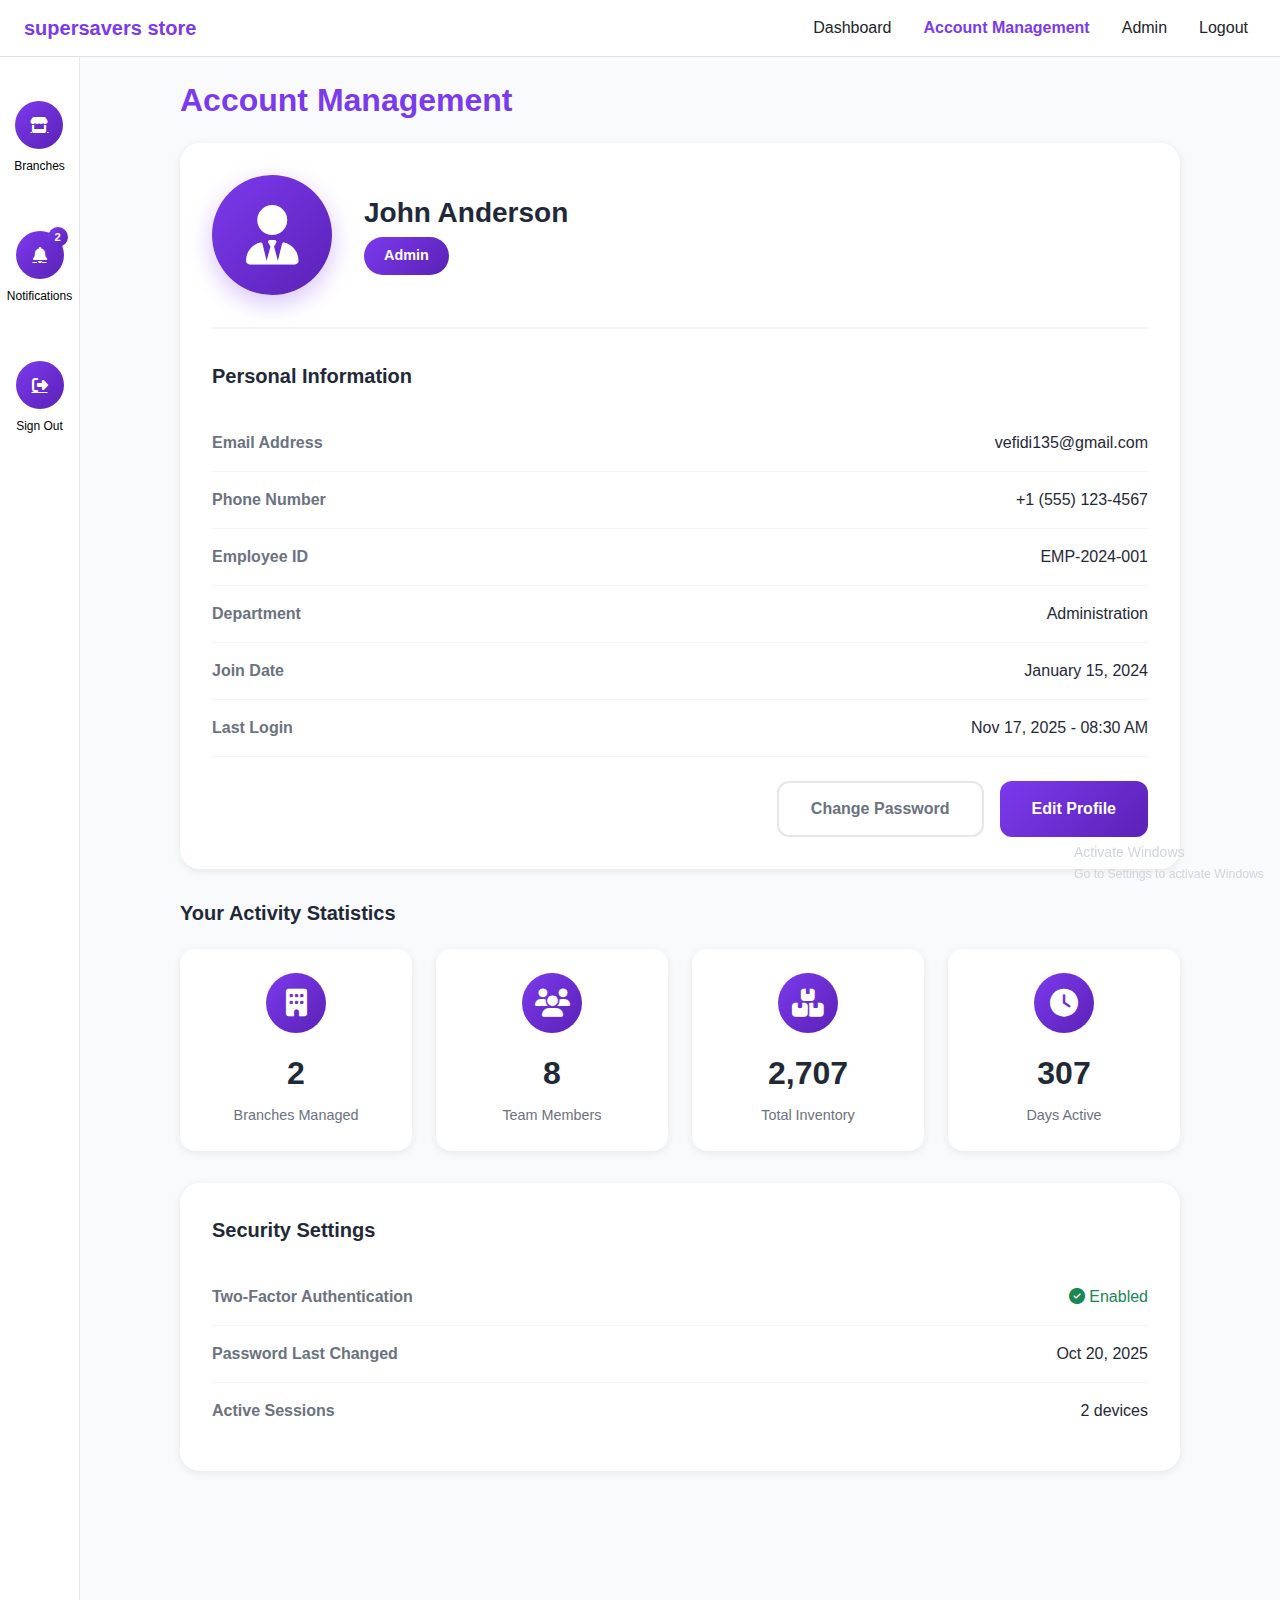
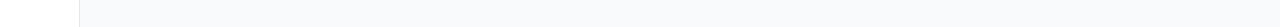
<file: account-management.html>
<!DOCTYPE html>
<html lang="es">
<head>
    <meta charset="UTF-8">
    <meta name="viewport" content="width=device-width, initial-scale=1.0">
    <title>QuickTrack - Account Management</title>

    <!-- Bootstrap 5.3 CSS -->
    <link href="https://cdn.jsdelivr.net/npm/bootstrap@5.3.0/dist/css/bootstrap.min.css" rel="stylesheet">

    <!-- Custom CSS -->
    <link rel="stylesheet" href="css/styles.css">
    <link rel="stylesheet" href="css/dashboard.css">
    <link rel="stylesheet" href="css/sidebar.css">
    <link rel="stylesheet" href="css/responsive.css">
    <link rel="stylesheet" href="css/account-management.css">
    <link rel="stylesheet" href="https://cdnjs.cloudflare.com/ajax/libs/font-awesome/6.5.0/css/all.min.css">
</head>
<body>
<!-- Top Navbar -->
<nav class="navbar navbar-expand-lg navbar-light bg-white border-bottom">
    <div class="container-fluid px-4">
        <a class="navbar-brand brand-purple" href="#">supersavers store</a>

        <button class="navbar-toggler" type="button" data-bs-toggle="collapse" data-bs-target="#navbarSupportedContent">
            <span class="navbar-toggler-icon"></span>
        </button>

        <div class="collapse navbar-collapse" id="navbarSupportedContent">
            <ul class="navbar-nav ms-auto d-flex align-items-center gap-3">
                <li class="nav-item">
                    <a class="nav-link text-dark" href="admin-dashboard.html">Dashboard</a>
                </li>
                <li class="nav-item">
                    <a class="nav-link text-purple fw-semibold" href="account-management.html">Account Management</a>
                </li>
                <li class="nav-item">
                    <a class="nav-link text-dark" href="#">Admin</a>
                </li>
                <li class="nav-item">
                    <a class="nav-link text-dark" href="index.html">Logout</a>
                </li>
            </ul>
        </div>
    </div>
</nav>

<div class="dashboard-container">
    <!-- Sidebar -->
    <div class="sidebar">
        <a class="sidebar-item active" href="admin-dashboard.html">
            <div class="sidebar-icon">
                <i class="fa-solid fa-store"></i>
            </div>
            <span class="sidebar-label">Branches</span>
        </a>

        <a class="sidebar-item active" href="notifications.html">
            <div class="sidebar-icon">
                <div class="notification-badge">2</div>
                <i class="fa-solid fa-bell"></i>
            </div>
            <span class="sidebar-label">Notifications</span>
        </a>

        <a class="sidebar-item active" href="index.html">
            <div class="sidebar-icon">
                <i class="fa-solid fa-right-from-bracket"></i>
            </div>
            <span class="sidebar-label">Sign Out</span>
        </a>
    </div>

    <!-- Main Content -->
    <div class="main-content">
        <div class="container-fluid p-4">
            <div class="account-container">
                <h2 class="mb-4 fw-bold text-purple">Account Management</h2>

                <!-- User Profile Card -->
                <div class="user-card">
                    <div class="user-header">
                        <div class="user-avatar">
                            <i class="fa-solid fa-user-tie" style="font-size: 60px; color: white;"></i>
                        </div>
                        <div class="user-info">
                            <h3>John Anderson</h3>
                            <span class="user-role">Admin</span>
                        </div>
                    </div>

                    <div class="section-title">Personal Information</div>

                    <div class="info-row">
                        <span class="info-label">Email Address</span>
                        <span class="info-value">vefidi135@gmail.com</span>
                    </div>

                    <div class="info-row">
                        <span class="info-label">Phone Number</span>
                        <span class="info-value">+1 (555) 123-4567</span>
                    </div>

                    <div class="info-row">
                        <span class="info-label">Employee ID</span>
                        <span class="info-value">EMP-2024-001</span>
                    </div>

                    <div class="info-row">
                        <span class="info-label">Department</span>
                        <span class="info-value">Administration</span>
                    </div>

                    <div class="info-row">
                        <span class="info-label">Join Date</span>
                        <span class="info-value">January 15, 2024</span>
                    </div>

                    <div class="info-row">
                        <span class="info-label">Last Login</span>
                        <span class="info-value">Nov 17, 2025 - 08:30 AM</span>
                    </div>

                    <div class="d-flex gap-3 justify-content-end mt-4 flex-wrap">
                        <button class="btn btn-change-password">Change Password</button>
                        <button class="btn btn-edit-profile">Edit Profile</button>
                    </div>
                </div>

                <!-- Statistics -->
                <h3 class="section-title">Your Activity Statistics</h3>
                <div class="stats-grid">
                    <div class="stat-card">
                        <div class="stat-icon">
                            <i class="fa-solid fa-building" style="font-size: 28px; color: white;"></i>
                        </div>
                        <div class="stat-value">2</div>
                        <div class="stat-label">Branches Managed</div>
                    </div>

                    <div class="stat-card">
                        <div class="stat-icon">
                            <i class="fa-solid fa-users" style="font-size: 28px; color: white;"></i>
                        </div>
                        <div class="stat-value">8</div>
                        <div class="stat-label">Team Members</div>
                    </div>

                    <div class="stat-card">
                        <div class="stat-icon">
                            <i class="fa-solid fa-boxes-stacked" style="font-size: 28px; color: white;"></i>
                        </div>
                        <div class="stat-value">2,707</div>
                        <div class="stat-label">Total Inventory</div>
                    </div>

                    <div class="stat-card">
                        <div class="stat-icon">
                            <i class="fa-solid fa-clock" style="font-size: 28px; color: white;"></i>
                        </div>
                        <div class="stat-value">307</div>
                        <div class="stat-label">Days Active</div>
                    </div>
                </div>

                <!-- Security Settings -->
                <div class="user-card">
                    <div class="section-title">Security Settings</div>

                    <div class="info-row">
                        <span class="info-label">Two-Factor Authentication</span>
                        <span class="info-value text-success">
                            <i class="fa-solid fa-circle-check"></i> Enabled
                        </span>
                    </div>

                    <div class="info-row">
                        <span class="info-label">Password Last Changed</span>
                        <span class="info-value">Oct 20, 2025</span>
                    </div>

                    <div class="info-row">
                        <span class="info-label">Active Sessions</span>
                        <span class="info-value">2 devices</span>
                    </div>
                </div>

            </div>
        </div>
    </div>
</div>

<!-- Watermark -->
<div class="watermark">
    <p class="mb-0">Activate Windows</p>
    <small>Go to Settings to activate Windows</small>
</div>

<!-- Bootstrap JS -->
<script src="https://cdn.jsdelivr.net/npm/bootstrap@5.3.0/dist/js/bootstrap.bundle.min.js"></script>
</body>
</html>
</file>
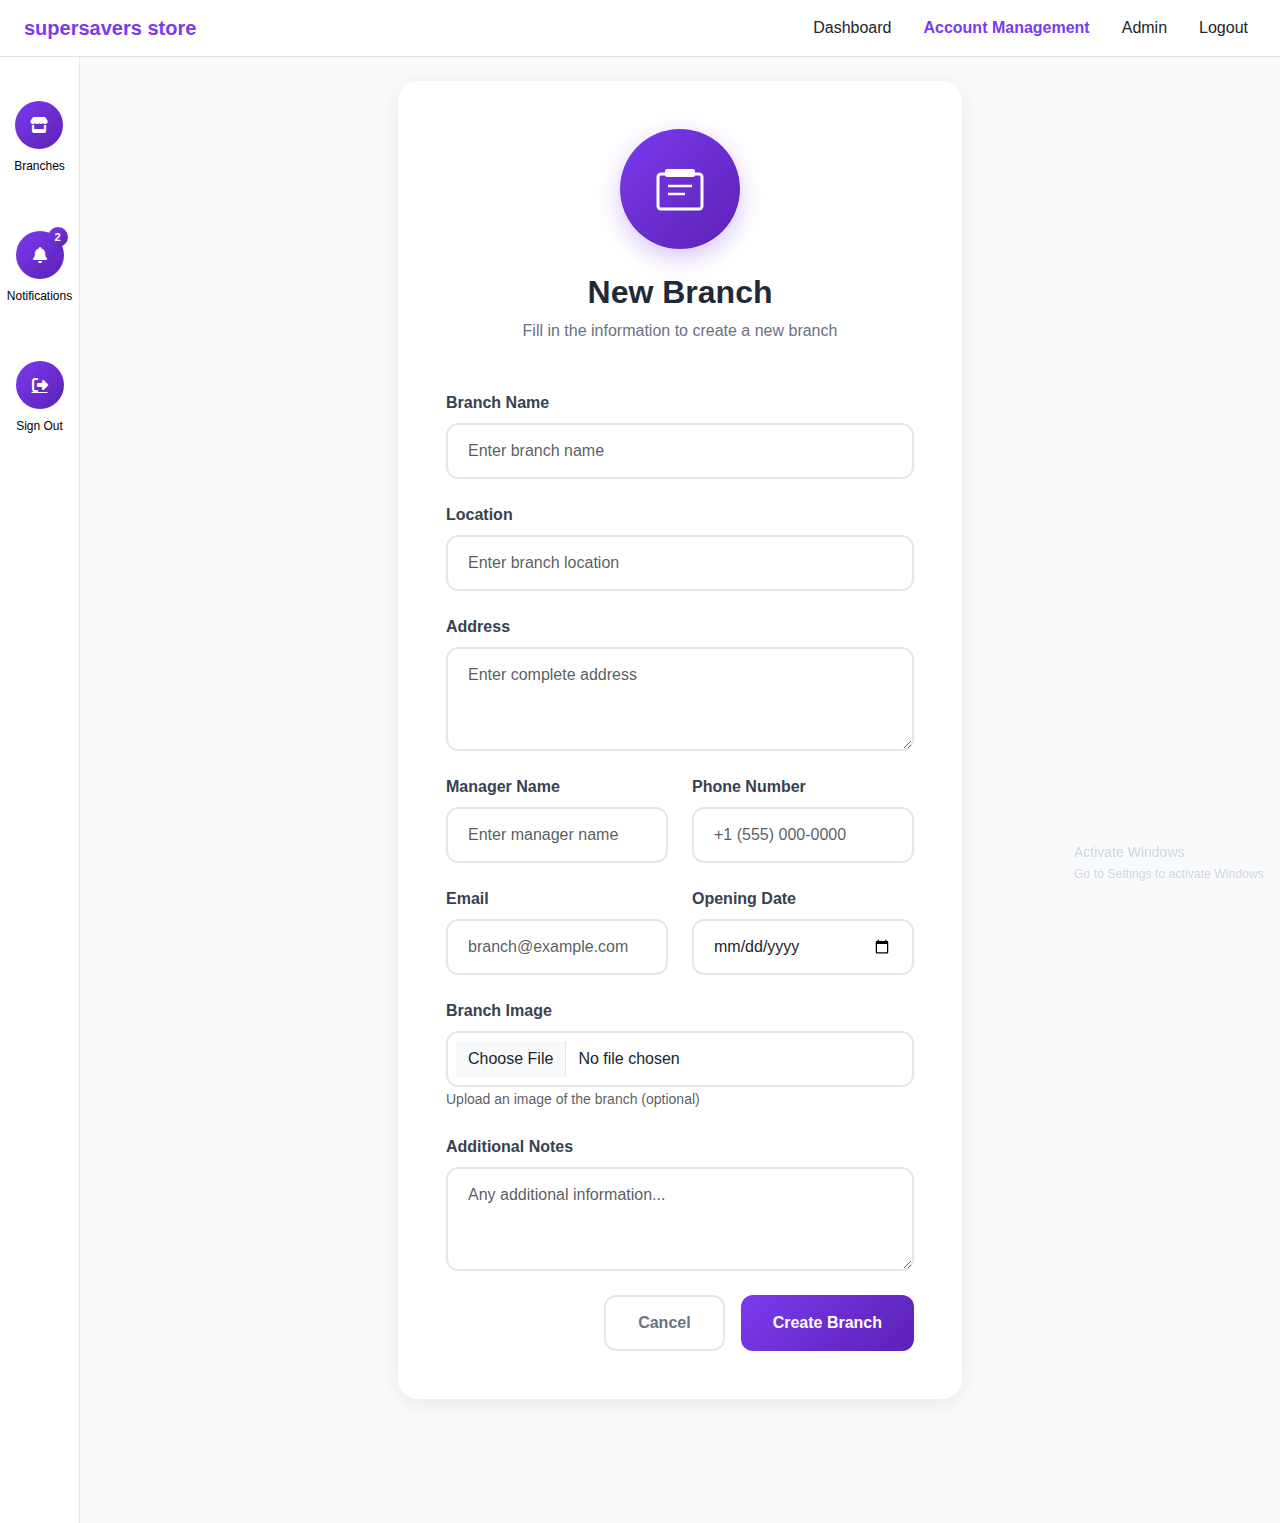
<file: branch-form.html>
<!DOCTYPE html>
<html lang="es">
<head>
    <meta charset="UTF-8">
    <meta name="viewport" content="width=device-width, initial-scale=1.0">
    <title>QuickTrack - New Branch</title>

    <!-- Bootstrap 5.3 CSS -->
    <link href="https://cdn.jsdelivr.net/npm/bootstrap@5.3.0/dist/css/bootstrap.min.css" rel="stylesheet">

    <!-- Custom CSS -->
    <link rel="stylesheet" href="css/styles.css">
    <link rel="stylesheet" href="css/dashboard.css">
    <link rel="stylesheet" href="css/sidebar.css">
    <link rel="stylesheet" href="css/form-branch.css">
    <link rel="stylesheet" href="css/responsive.css">
    <link rel="stylesheet" href="https://cdnjs.cloudflare.com/ajax/libs/font-awesome/6.5.0/css/all.min.css">

</head>
<body>
<!-- Top Navbar -->
<nav class="navbar navbar-expand-lg navbar-light bg-white border-bottom">
    <div class="container-fluid px-4">
        <a class="navbar-brand brand-purple" href="#">supersavers store</a>

        <!-- Botón hamburguesa -->
        <button class="navbar-toggler" type="button" data-bs-toggle="collapse" data-bs-target="#navbarMenu2">
            <span class="navbar-toggler-icon"></span>
        </button>

        <!-- Menú colapsable -->
        <div class="collapse navbar-collapse" id="navbarSupportedContent">
            <ul class="navbar-nav ms-auto d-flex align-items-center gap-3">
                <li class="nav-item">
                    <a class="nav-link text-dark" href="admin-dashboard.html">Dashboard</a>
                </li>
                <li class="nav-item">
                    <a class="nav-link text-purple fw-semibold" href="account-management.html">Account Management</a>
                </li>
                <li class="nav-item">
                    <a class="nav-link text-dark" href="#">Admin</a>
                </li>
                <li class="nav-item">
                    <a class="nav-link text-dark" href="index.html">Logout</a>
                </li>
            </ul>
        </div>
    </div>
</nav>

<div class="dashboard-container">
    <!-- Sidebar -->
    <div class="sidebar">
        <div class="sidebar-item active">
            <div class="sidebar-icon">
                <i class="fa-solid fa-store"></i>
            </div>
            <span class="sidebar-label">Branches</span>
        </div>

        <div class="sidebar-item active">
            <div class="sidebar-icon">
                <div class="notification-badge">2</div>
                <i class="fa-solid fa-bell"></i>
            </div>
            <span class="sidebar-label">Notifications</span>
        </div>

        <a class="sidebar-item active" href="index.html">
            <div class="sidebar-icon">
                <i class="fa-solid fa-right-from-bracket"></i>
            </div>
            <span class="sidebar-label">Sign Out</span>
        </a>
    </div>

    <!-- Main Content -->
    <div class="main-content">
        <div class="container-fluid p-4">
            <div class="row justify-content-center">
                <div class="col-lg-8 col-xl-6">
                    <div class="form-card">
                        <!-- Form Header -->
                        <div class="form-header">
                            <div class="form-icon">
                                <svg width="60" height="60" viewBox="0 0 60 60" fill="none">
                                    <rect x="8" y="15" width="44" height="35" rx="3" stroke="white" stroke-width="3"
                                          fill="none"/>
                                    <rect x="15" y="10" width="30" height="8" rx="2" fill="white"/>
                                    <line x1="18" y1="27" x2="42" y2="27" stroke="white" stroke-width="2.5"/>
                                    <line x1="18" y1="35" x2="35" y2="35" stroke="white" stroke-width="2.5"/>
                                </svg>
                            </div>
                            <h2 class="form-title">New Branch</h2>
                            <p class="form-subtitle">Fill in the information to create a new branch</p>
                        </div>

                        <!-- Form -->
                        <form class="branch-form">
                            <div class="row g-4">
                                <!-- Branch Name -->
                                <div class="col-12">
                                    <label for="branchName" class="form-label">Branch Name</label>
                                    <input
                                            type="text"
                                            class="form-control form-control-custom"
                                            id="branchName"
                                            placeholder="Enter branch name"
                                            required
                                    >
                                </div>

                                <!-- Location -->
                                <div class="col-12">
                                    <label for="branchLocation" class="form-label">Location</label>
                                    <input
                                            type="text"
                                            class="form-control form-control-custom"
                                            id="branchLocation"
                                            placeholder="Enter branch location"
                                            required
                                    >
                                </div>

                                <!-- Address -->
                                <div class="col-12">
                                    <label for="branchAddress" class="form-label">Address</label>
                                    <textarea
                                            class="form-control form-control-custom"
                                            id="branchAddress"
                                            rows="3"
                                            placeholder="Enter complete address"
                                            required
                                    ></textarea>
                                </div>

                                <!-- Manager Name -->
                                <div class="col-md-6">
                                    <label for="managerName" class="form-label">Manager Name</label>
                                    <input
                                            type="text"
                                            class="form-control form-control-custom"
                                            id="managerName"
                                            placeholder="Enter manager name"
                                            required
                                    >
                                </div>

                                <!-- Phone Number -->
                                <div class="col-md-6">
                                    <label for="phoneNumber" class="form-label">Phone Number</label>
                                    <input
                                            type="tel"
                                            class="form-control form-control-custom"
                                            id="phoneNumber"
                                            placeholder="+1 (555) 000-0000"
                                            required
                                    >
                                </div>

                                <!-- Email -->
                                <div class="col-md-6">
                                    <label for="branchEmail" class="form-label">Email</label>
                                    <input
                                            type="email"
                                            class="form-control form-control-custom"
                                            id="branchEmail"
                                            placeholder="branch@example.com"
                                            required
                                    >
                                </div>

                                <!-- Opening Date -->
                                <div class="col-md-6">
                                    <label for="openingDate" class="form-label">Opening Date</label>
                                    <input
                                            type="date"
                                            class="form-control form-control-custom"
                                            id="openingDate"
                                            required
                                    >
                                </div>

                                <!-- Branch Image Upload -->
                                <div class="col-12">
                                    <label for="branchImage" class="form-label">Branch Image</label>
                                    <input
                                            type="file"
                                            class="form-control form-control-custom"
                                            id="branchImage"
                                            accept="image/*"
                                    >
                                    <small class="text-muted">Upload an image of the branch (optional)</small>
                                </div>

                                <!-- Additional Notes -->
                                <div class="col-12">
                                    <label for="notes" class="form-label">Additional Notes</label>
                                    <textarea
                                            class="form-control form-control-custom"
                                            id="notes"
                                            rows="3"
                                            placeholder="Any additional information..."
                                    ></textarea>
                                </div>

                                <!-- Form Buttons -->
                                <div class="col-12">
                                    <div class="d-flex gap-3 justify-content-end flex-wrap">
                                        <a href="admin-dashboard.html" class="btn btn-cancel">Cancel</a>
                                        <button type="submit" class="btn btn-submit-form">Create Branch</button>
                                    </div>
                                </div>
                            </div>
                        </form>
                    </div>
                </div>
            </div>
        </div>
    </div>
</div>

<!-- Watermark -->
<div class="watermark">
    <p class="mb-0">Activate Windows</p>
    <small>Go to Settings to activate Windows</small>
</div>

<!-- Bootstrap JS -->
<script src="https://cdn.jsdelivr.net/npm/bootstrap@5.3.0/dist/js/bootstrap.bundle.min.js"></script>
</body>
</html>
</file>
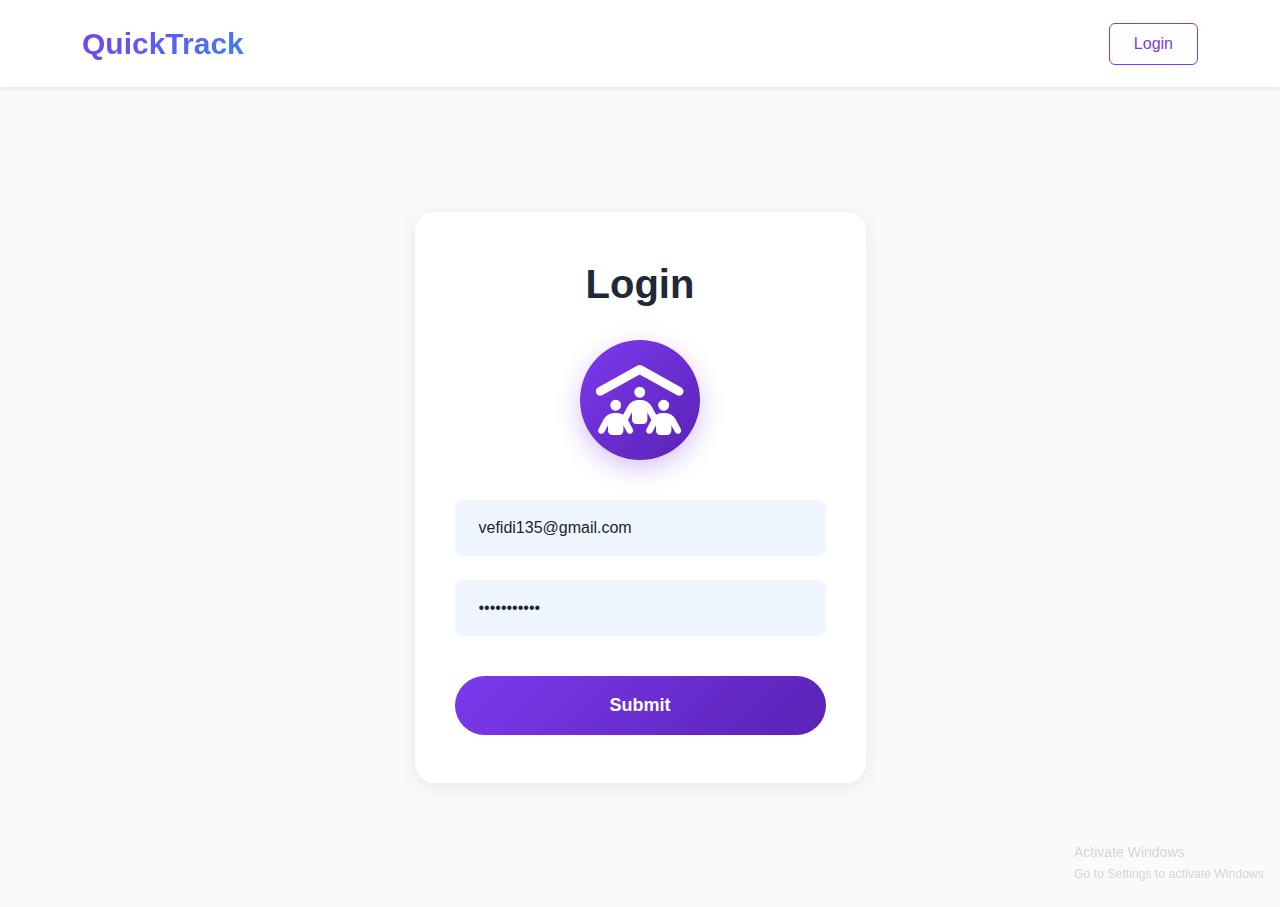
<file: login.html>
<!DOCTYPE html>
<html lang="es">
<head>
    <meta charset="UTF-8">
    <meta name="viewport" content="width=device-width, initial-scale=1.0">
    <title>QuickTrack - Login</title>

    <!-- Bootstrap 5.3 CSS -->
    <link href="https://cdn.jsdelivr.net/npm/bootstrap@5.3.0/dist/css/bootstrap.min.css" rel="stylesheet">

    <!-- Custom CSS -->
    <link rel="stylesheet" href="css/styles.css">
    <link rel="stylesheet" href="css/navbar.css">
    <link rel="stylesheet" href="css/login.css">
    <link rel="stylesheet" href="css/responsive.css">
    <link rel="stylesheet" href="https://cdnjs.cloudflare.com/ajax/libs/font-awesome/6.5.0/css/all.min.css">
</head>
<body>
<!-- Navbar -->
<nav class="navbar navbar-expand-lg navbar-light bg-white shadow-sm">
    <div class="container">
        <a class="navbar-brand brand-gradient" href="index.html">QuickTrack</a>
        <button class="btn btn-outline-primary btn-login" type="button">Login</button>
    </div>
</nav>

<!-- Login Section -->
<section class="login-section">
    <div class="container">
        <div class="row justify-content-center">
            <div class="col-lg-5 col-md-7">
                <div class="login-card">
                    <h2 class="login-title">Login</h2>

                    <!-- Role Icon -->
                    <div class="login-icon-wrapper">
                        <div class="login-icon" id="roleIcon">
                            <i class="fa-solid fa-people-roof" style="font-size: 70px; color: white;"></i>
                        </div>
                    </div>

                    <!-- Login Form -->
                    <form class="login-form" id="loginForm">
                        <div class="mb-4">
                            <input
                                    type="email"
                                    class="form-control login-input"
                                    placeholder="vefidi135@gmail.com"
                                    value="vefidi135@gmail.com"
                                    required
                            >
                        </div>

                        <div class="mb-4">
                            <input
                                    type="password"
                                    class="form-control login-input"
                                    placeholder="••••••••••••"
                                    value="password123"
                                    required
                            >
                        </div>

                        <button type="submit" class="btn btn-submit w-100">Submit</button>
                    </form>
                </div>
            </div>
        </div>
    </div>
</section>

<!-- Watermark -->
<div class="watermark">
    <p class="mb-0">Activate Windows</p>
    <small>Go to Settings to activate Windows</small>
</div>

<!-- Bootstrap JS -->
<script src="https://cdn.jsdelivr.net/npm/bootstrap@5.3.0/dist/js/bootstrap.bundle.min.js"></script>

<!-- Custom JS -->
<script src="js/main.js"></script>
<script src="js/login.js"></script>
</body>
</html>
</file>
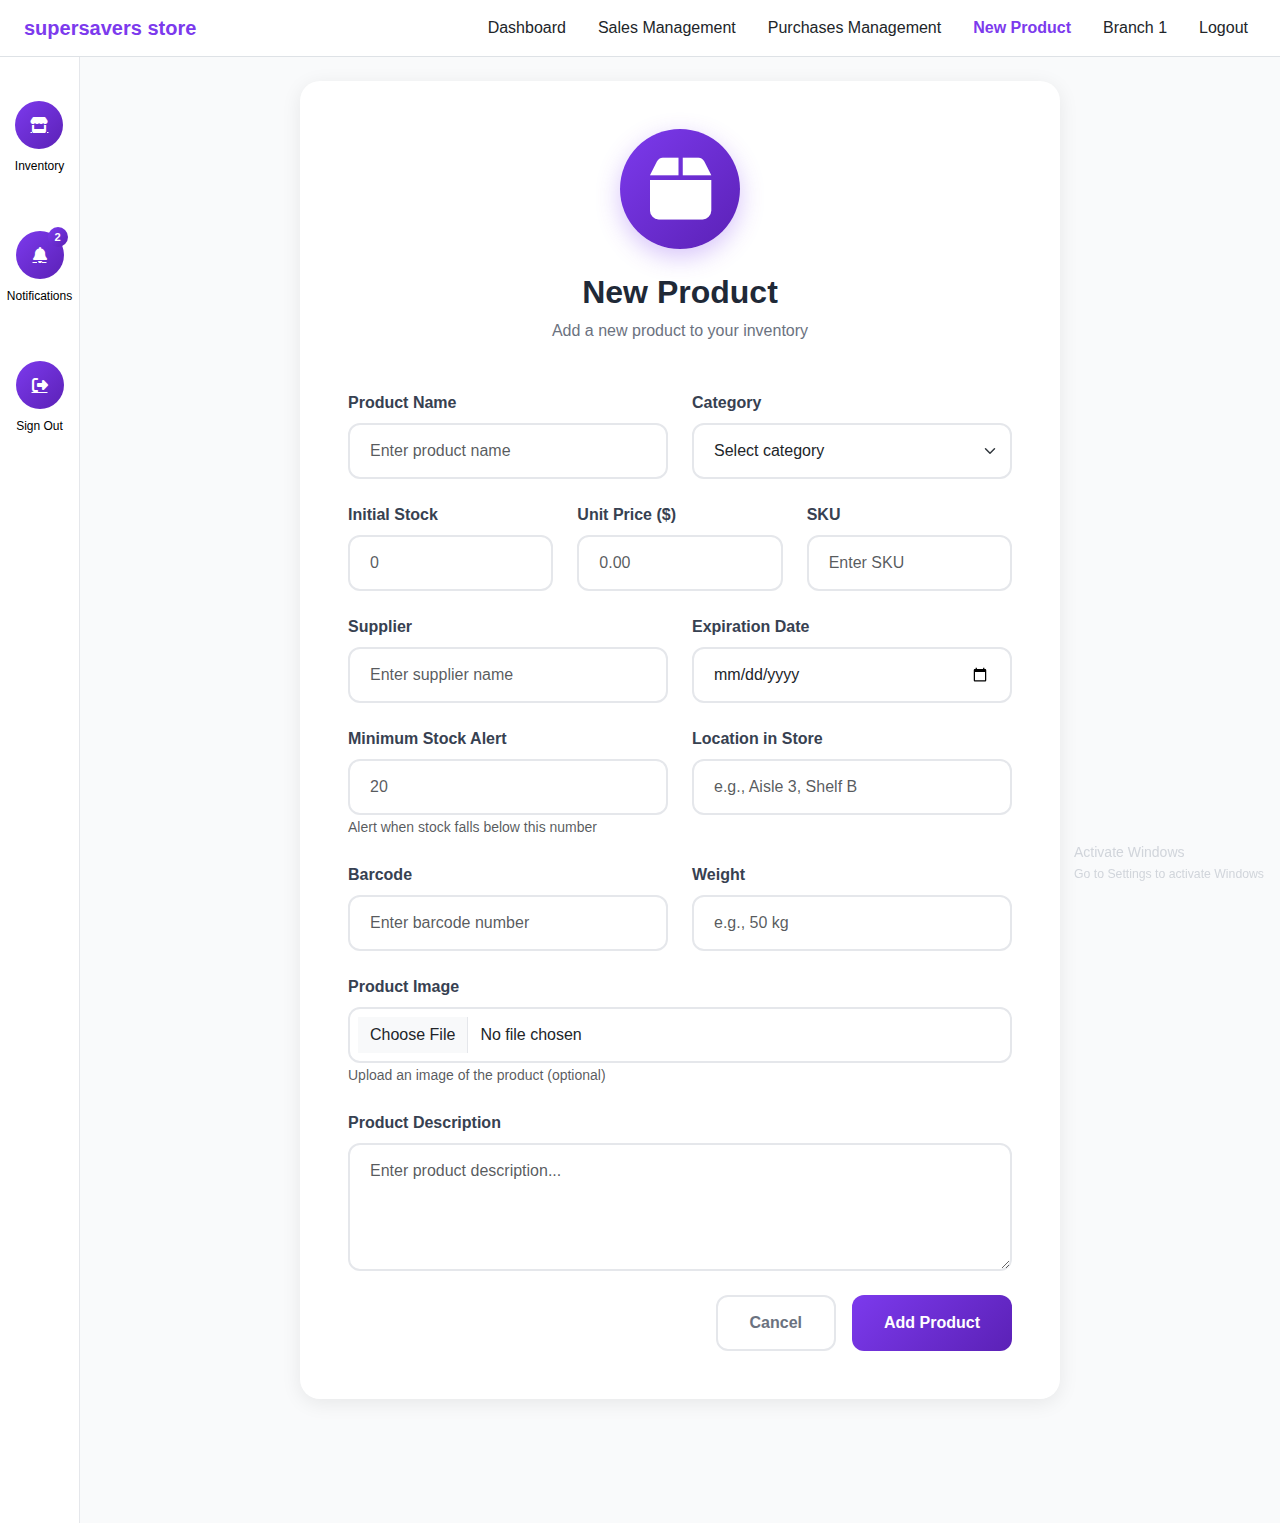
<file: new-product.html>
<!DOCTYPE html>
<html lang="es">
<head>
    <meta charset="UTF-8">
    <meta name="viewport" content="width=device-width, initial-scale=1.0">
    <title>QuickTrack - New Product</title>

    <!-- Bootstrap 5.3 CSS -->
    <link href="https://cdn.jsdelivr.net/npm/bootstrap@5.3.0/dist/css/bootstrap.min.css" rel="stylesheet">

    <!-- Custom CSS -->
    <link rel="stylesheet" href="css/styles.css">
    <link rel="stylesheet" href="css/dashboard.css">
    <link rel="stylesheet" href="css/sidebar.css">
    <link rel="stylesheet" href="css/form-branch.css">
    <link rel="stylesheet" href="css/form-product.css">
    <link rel="stylesheet" href="css/responsive.css">
    <link rel="stylesheet" href="https://cdnjs.cloudflare.com/ajax/libs/font-awesome/6.5.0/css/all.min.css">
</head>
<body>
<!-- Top Navbar -->
<nav class="navbar navbar-expand-lg navbar-light bg-white border-bottom">
    <div class="container-fluid px-4">
        <a class="navbar-brand brand-purple" href="#">supersavers store</a>

        <button class="navbar-toggler" type="button" data-bs-toggle="collapse" data-bs-target="#navbarSupportedContent">
            <span class="navbar-toggler-icon"></span>
        </button>

        <div class="collapse navbar-collapse" id="navbarSupportedContent">
            <ul class="navbar-nav ms-auto d-flex align-items-center gap-3">
                <li class="nav-item">
                    <a class="nav-link text-dark" href="manager-dashboard.html">Dashboard</a>
                </li>
                <li class="nav-item">
                    <a class="nav-link text-dark" href="sales-management.html">Sales Management</a>
                </li>
                <li class="nav-item">
                    <a class="nav-link text-dark" href="purchases-management.html">Purchases Management</a>
                </li>
                <li class="nav-item">
                    <a class="nav-link text-purple fw-semibold" href="new-product.html">New Product</a>
                </li>
                <li class="nav-item">
                    <a class="nav-link text-dark" href="#">Branch 1</a>
                </li>
                <li class="nav-item">
                    <a class="nav-link text-dark" href="index.html">Logout</a>
                </li>
            </ul>
        </div>
    </div>
</nav>

<div class="dashboard-container">
    <!-- Sidebar -->
    <div class="sidebar">
        <a class="sidebar-item active" href="manager-dashboard.html">
            <div class="sidebar-icon">
                <i class="fa-solid fa-store"></i>
            </div>
            <span class="sidebar-label">Inventory</span>
        </a>

        <a class="sidebar-item active" href="notifications.html">
            <div class="sidebar-icon">
                <div class="notification-badge">2</div>
                <i class="fa-solid fa-bell"></i>
            </div>
            <span class="sidebar-label">Notifications</span>
        </a>

        <a class="sidebar-item active" href="index.html">
            <div class="sidebar-icon">
                <i class="fa-solid fa-right-from-bracket"></i>
            </div>
            <span class="sidebar-label">Sign Out</span>
        </a>
    </div>

    <!-- Main Content -->
    <div class="main-content">
        <div class="container-fluid p-4">
            <div class="row justify-content-center">
                <div class="col-lg-10 col-xl-8">
                    <div class="form-card">
                        <!-- Form Header -->
                         <div class="form-header">
                            <div class="form-icon">
                                <i class="fa-solid fa-box" style="font-size: 70px; color: white;"></i>
                            </div>
                            <h2 class="form-title">New Product</h2>
                            <p class="form-subtitle">Add a new product to your inventory</p>
                        </div>

                        <!-- Form -->
                        <form class="product-form">
                            <div class="row g-4">
                                <!-- Product Name -->
                                <div class="col-md-6">
                                    <label for="productName" class="form-label">Product Name</label>
                                    <input
                                        type="text"
                                        class="form-control form-control-custom"
                                        id="productName"
                                        placeholder="Enter product name"
                                        required
                                    >
                                </div>

                                <!-- Category -->
                                <div class="col-md-6">
                                    <label for="category" class="form-label">Category</label>
                                    <select class="form-select form-control-custom" id="category" required>
                                        <option value="">Select category</option>
                                        <option value="food-stuff">Food Stuff</option>
                                        <option value="beverages">Beverages</option>
                                        <option value="household">Household</option>
                                        <option value="personal-care">Personal Care</option>
                                        <option value="electronics">Electronics</option>
                                        <option value="other">Other</option>
                                    </select>
                                </div>

                                <!-- Stock -->
                                <div class="col-md-4">
                                    <label for="stock" class="form-label">Initial Stock</label>
                                    <input
                                        type="number"
                                        class="form-control form-control-custom"
                                        id="stock"
                                        placeholder="0"
                                        min="0"
                                        required
                                    >
                                </div>

                                <!-- Unit Price -->
                                <div class="col-md-4">
                                    <label for="unitPrice" class="form-label">Unit Price ($)</label>
                                    <input
                                        type="number"
                                        class="form-control form-control-custom"
                                        id="unitPrice"
                                        placeholder="0.00"
                                        step="0.01"
                                        min="0"
                                        required
                                    >
                                </div>

                                <!-- SKU -->
                                <div class="col-md-4">
                                    <label for="sku" class="form-label">SKU</label>
                                    <input
                                        type="text"
                                        class="form-control form-control-custom"
                                        id="sku"
                                        placeholder="Enter SKU"
                                        required
                                    >
                                </div>

                                <!-- Supplier -->
                                <div class="col-md-6">
                                    <label for="supplier" class="form-label">Supplier</label>
                                    <input
                                        type="text"
                                        class="form-control form-control-custom"
                                        id="supplier"
                                        placeholder="Enter supplier name"
                                        required
                                    >
                                </div>

                                <!-- Expiration Date -->
                                <div class="col-md-6">
                                    <label for="expirationDate" class="form-label">Expiration Date</label>
                                    <input
                                        type="date"
                                        class="form-control form-control-custom"
                                        id="expirationDate"
                                    >
                                </div>

                                <!-- Minimum Stock Alert -->
                                <div class="col-md-6">
                                    <label for="minStock" class="form-label">Minimum Stock Alert</label>
                                    <input
                                        type="number"
                                        class="form-control form-control-custom"
                                        id="minStock"
                                        placeholder="20"
                                        min="0"
                                        required
                                    >
                                    <small class="text-muted">Alert when stock falls below this number</small>
                                </div>

                                <!-- Location in Store -->
                                <div class="col-md-6">
                                    <label for="location" class="form-label">Location in Store</label>
                                    <input
                                        type="text"
                                        class="form-control form-control-custom"
                                        id="location"
                                        placeholder="e.g., Aisle 3, Shelf B"
                                    >
                                </div>

                                <!-- Barcode -->
                                <div class="col-md-6">
                                    <label for="barcode" class="form-label">Barcode</label>
                                    <input
                                        type="text"
                                        class="form-control form-control-custom"
                                        id="barcode"
                                        placeholder="Enter barcode number"
                                    >
                                </div>

                                <!-- Weight -->
                                <div class="col-md-6">
                                    <label for="weight" class="form-label">Weight</label>
                                    <input
                                        type="text"
                                        class="form-control form-control-custom"
                                        id="weight"
                                        placeholder="e.g., 50 kg"
                                    >
                                </div>

                                <!-- Product Image Upload -->
                                <div class="col-12">
                                    <label for="productImage" class="form-label">Product Image</label>
                                    <input
                                        type="file"
                                        class="form-control form-control-custom"
                                        id="productImage"
                                        accept="image/*"
                                    >
                                    <small class="text-muted">Upload an image of the product (optional)</small>
                                </div>

                                <!-- Product Description -->
                                <div class="col-12">
                                    <label for="description" class="form-label">Product Description</label>
                                    <textarea
                                        class="form-control form-control-custom"
                                        id="description"
                                        rows="4"
                                        placeholder="Enter product description..."
                                    ></textarea>
                                </div>

                                <!-- Form Buttons -->
                                <div class="col-12">
                                    <div class="d-flex gap-3 justify-content-end flex-wrap">
                                        <a href="manager-dashboard.html" class="btn btn-cancel">Cancel</a>
                                        <button type="submit" class="btn btn-submit-form">Add Product</button>
                                    </div>
                                </div>
                            </div>
                        </form>
                    </div>
                </div>
            </div>
        </div>
    </div>
</div>

<!-- Watermark -->
<div class="watermark">
    <p class="mb-0">Activate Windows</p>
    <small>Go to Settings to activate Windows</small>
</div>

<!-- Bootstrap JS -->
<script src="https://cdn.jsdelivr.net/npm/bootstrap@5.3.0/dist/js/bootstrap.bundle.min.js"></script>
</body>
</html>
</file>
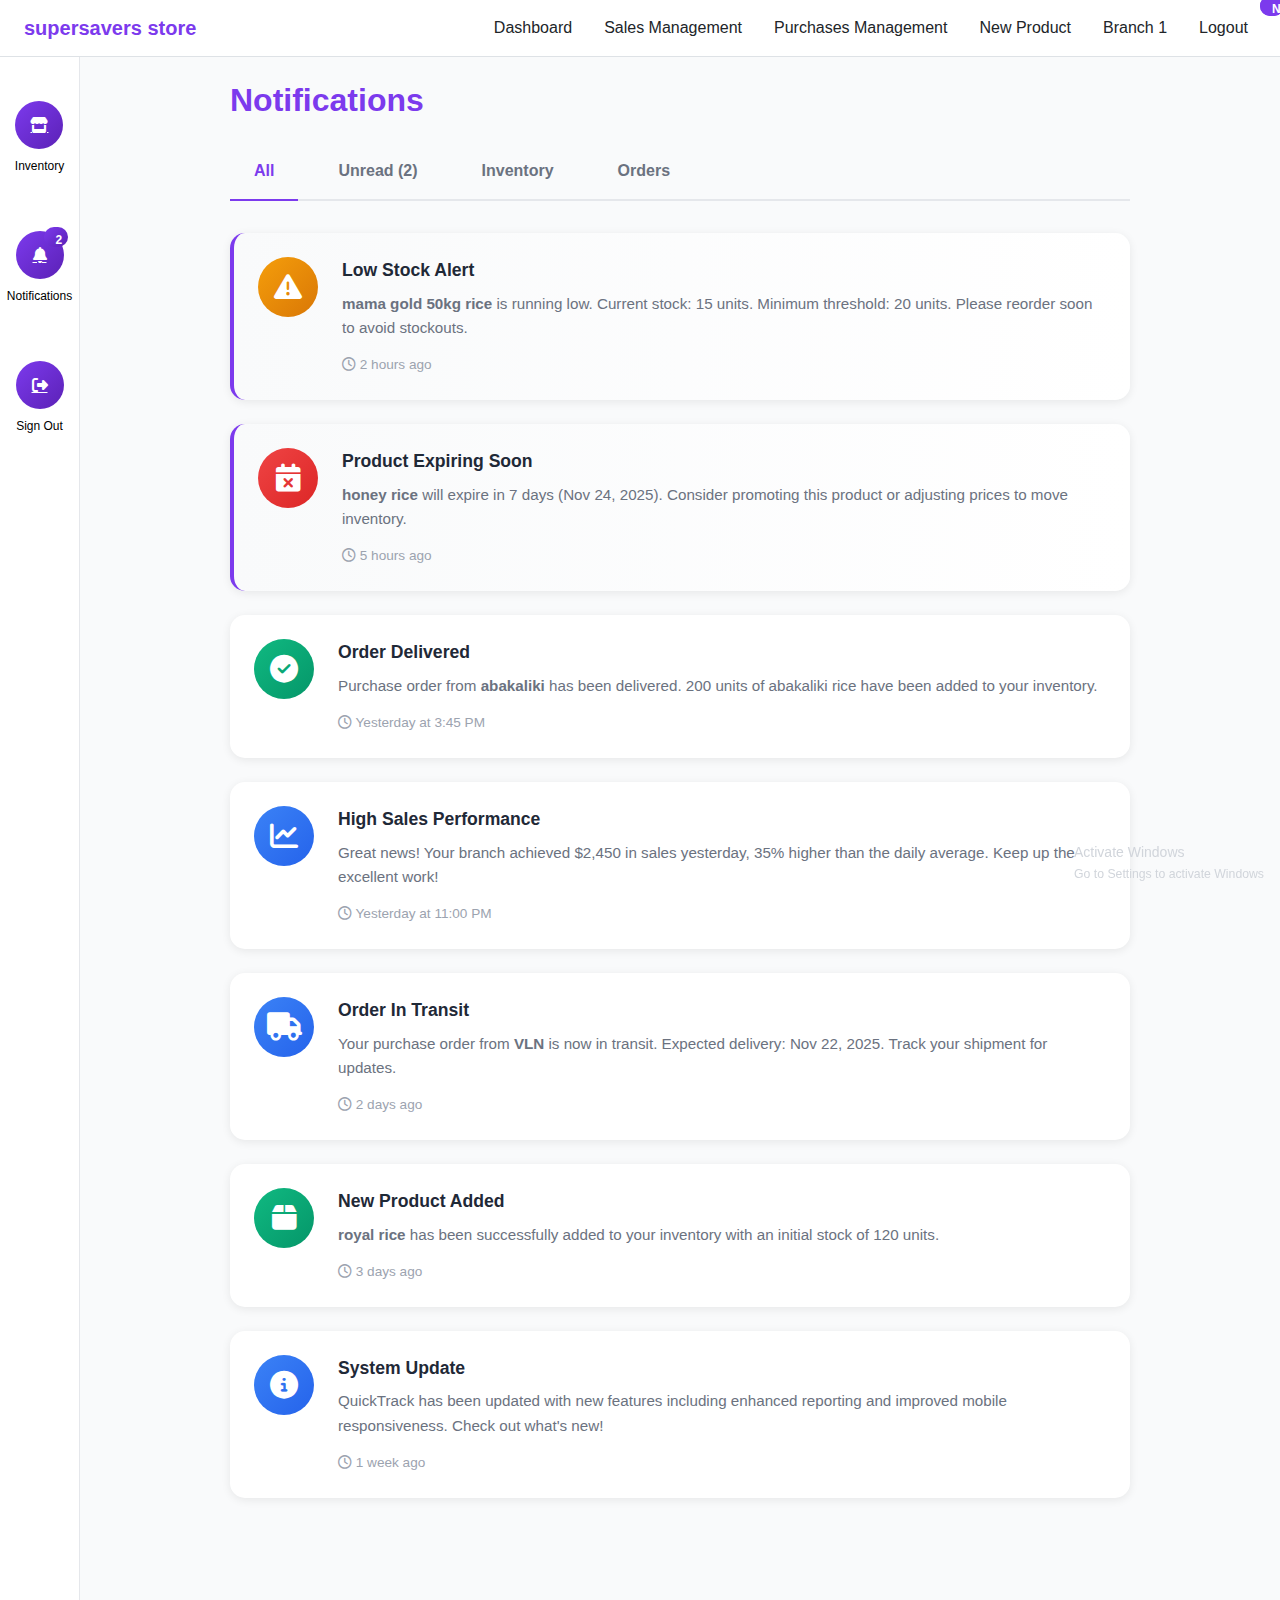
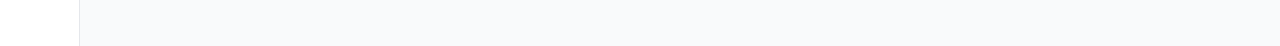
<file: notifications.html>
<!DOCTYPE html>
<html lang="es">
<head>
    <meta charset="UTF-8">
    <meta name="viewport" content="width=device-width, initial-scale=1.0">
    <title>QuickTrack - Notifications</title>

    <!-- Bootstrap 5.3 CSS -->
    <link href="https://cdn.jsdelivr.net/npm/bootstrap@5.3.0/dist/css/bootstrap.min.css" rel="stylesheet">

    <!-- Custom CSS -->
    <link rel="stylesheet" href="css/styles.css">
    <link rel="stylesheet" href="css/dashboard.css">
    <link rel="stylesheet" href="css/sidebar.css">
    <link rel="stylesheet" href="css/responsive.css">
    <link rel="stylesheet" href="css/notifications.css">
    <link rel="stylesheet" href="https://cdnjs.cloudflare.com/ajax/libs/font-awesome/6.5.0/css/all.min.css">

</head>
<body>
<!-- Top Navbar -->
<nav class="navbar navbar-expand-lg navbar-light bg-white border-bottom">
    <div class="container-fluid px-4">
        <a class="navbar-brand brand-purple" href="#">supersavers store</a>

        <button class="navbar-toggler" type="button" data-bs-toggle="collapse" data-bs-target="#navbarSupportedContent">
            <span class="navbar-toggler-icon"></span>
        </button>

        <div class="collapse navbar-collapse" id="navbarSupportedContent">
            <ul class="navbar-nav ms-auto d-flex align-items-center gap-3">
                <li class="nav-item">
                    <a class="nav-link text-dark" href="manager-dashboard.html">Dashboard</a>
                </li>
                <li class="nav-item">
                    <a class="nav-link text-dark" href="sales-management.html">Sales Management</a>
                </li>
                <li class="nav-item">
                    <a class="nav-link text-dark" href="purchases-management.html">Purchases Management</a>
                </li>
                <li class="nav-item">
                    <a class="nav-link text-dark" href="new-product.html">New Product</a>
                </li>
                <li class="nav-item">
                    <a class="nav-link text-dark" href="#">Branch 1</a>
                </li>
                <li class="nav-item">
                    <a class="nav-link text-dark" href="index.html">Logout</a>
                </li>
            </ul>
        </div>
    </div>
</nav>

<div class="dashboard-container">
    <!-- Sidebar -->
    <div class="sidebar">
        <a class="sidebar-item active" href="manager-dashboard.html">
            <div class="sidebar-icon">
                <i class="fa-solid fa-store"></i>
            </div>
            <span class="sidebar-label">Inventory</span>
        </a>

        <a class="sidebar-item active" href="notifications.html">
            <div class="sidebar-icon">
                <div class="notification-badge">2</div>
                <i class="fa-solid fa-bell"></i>
            </div>
            <span class="sidebar-label">Notifications</span>
        </a>

        <a class="sidebar-item active" href="index.html">
            <div class="sidebar-icon">
                <i class="fa-solid fa-right-from-bracket"></i>
            </div>
            <span class="sidebar-label">Sign Out</span>
        </a>
    </div>

    <!-- Main Content -->
    <div class="main-content">
        <div class="container-fluid p-4">
            <div class="notification-container">
                <h2 class="mb-4 fw-bold text-purple">Notifications</h2>

                <!-- Filter Tabs -->
                <div class="filter-tabs">
                    <button class="filter-tab active">All</button>
                    <button class="filter-tab">Unread (2)</button>
                    <button class="filter-tab">Inventory</button>
                    <button class="filter-tab">Orders</button>
                </div>

                <!-- Notifications List -->

                <!-- Notification 1 - Low Stock Alert -->
                <div class="notification-card unread">
                    <div class="notification-icon icon-warning">
                        <i class="fa-solid fa-triangle-exclamation" style="font-size: 28px; color: white;"></i>
                    </div>
                    <div class="notification-content">
                        <div class="notification-title">
                            Low Stock Alert
                            <span class="notification-badge badge-new">NEW</span>
                        </div>
                        <p class="notification-message">
                            <strong>mama gold 50kg rice</strong> is running low. Current stock: 15 units.
                            Minimum threshold: 20 units. Please reorder soon to avoid stockouts.
                        </p>
                        <span class="notification-time">
                            <i class="fa-regular fa-clock"></i> 2 hours ago
                        </span>
                    </div>
                </div>

                <!-- Notification 2 - Expiring Soon -->
                <div class="notification-card unread">
                    <div class="notification-icon icon-alert">
                        <i class="fa-solid fa-calendar-xmark" style="font-size: 28px; color: white;"></i>
                    </div>
                    <div class="notification-content">
                        <div class="notification-title">
                            Product Expiring Soon
                            <span class="notification-badge badge-new">NEW</span>
                        </div>
                        <p class="notification-message">
                            <strong>honey rice</strong> will expire in 7 days (Nov 24, 2025).
                            Consider promoting this product or adjusting prices to move inventory.
                        </p>
                        <span class="notification-time">
                            <i class="fa-regular fa-clock"></i> 5 hours ago
                        </span>
                    </div>
                </div>

                <!-- Notification 3 - Order Delivered -->
                <div class="notification-card">
                    <div class="notification-icon icon-success">
                        <i class="fa-solid fa-circle-check" style="font-size: 28px; color: white;"></i>
                    </div>
                    <div class="notification-content">
                        <div class="notification-title">Order Delivered</div>
                        <p class="notification-message">
                            Purchase order from <strong>abakaliki</strong> has been delivered.
                            200 units of abakaliki rice have been added to your inventory.
                        </p>
                        <span class="notification-time">
                            <i class="fa-regular fa-clock"></i> Yesterday at 3:45 PM
                        </span>
                    </div>
                </div>

                <!-- Notification 4 - High Sales Day -->
                <div class="notification-card">
                    <div class="notification-icon icon-info">
                        <i class="fa-solid fa-chart-line" style="font-size: 28px; color: white;"></i>
                    </div>
                    <div class="notification-content">
                        <div class="notification-title">High Sales Performance</div>
                        <p class="notification-message">
                            Great news! Your branch achieved $2,450 in sales yesterday,
                            35% higher than the daily average. Keep up the excellent work!
                        </p>
                        <span class="notification-time">
                            <i class="fa-regular fa-clock"></i> Yesterday at 11:00 PM
                        </span>
                    </div>
                </div>

                <!-- Notification 5 - Order In Transit -->
                <div class="notification-card">
                    <div class="notification-icon icon-info">
                        <i class="fa-solid fa-truck" style="font-size: 28px; color: white;"></i>
                    </div>
                    <div class="notification-content">
                        <div class="notification-title">Order In Transit</div>
                        <p class="notification-message">
                            Your purchase order from <strong>VLN</strong> is now in transit.
                            Expected delivery: Nov 22, 2025. Track your shipment for updates.
                        </p>
                        <span class="notification-time">
                            <i class="fa-regular fa-clock"></i> 2 days ago
                        </span>
                    </div>
                </div>

                <!-- Notification 6 - Product Added -->
                <div class="notification-card">
                    <div class="notification-icon icon-success">
                        <i class="fa-solid fa-box" style="font-size: 28px; color: white;"></i>
                    </div>
                    <div class="notification-content">
                        <div class="notification-title">New Product Added</div>
                        <p class="notification-message">
                            <strong>royal rice</strong> has been successfully added to your inventory
                            with an initial stock of 120 units.
                        </p>
                        <span class="notification-time">
                            <i class="fa-regular fa-clock"></i> 3 days ago
                        </span>
                    </div>
                </div>

                <!-- Notification 7 - System Update -->
                <div class="notification-card">
                    <div class="notification-icon icon-info">
                        <i class="fa-solid fa-circle-info" style="font-size: 28px; color: white;"></i>
                    </div>
                    <div class="notification-content">
                        <div class="notification-title">System Update</div>
                        <p class="notification-message">
                            QuickTrack has been updated with new features including enhanced reporting
                            and improved mobile responsiveness. Check out what's new!
                        </p>
                        <span class="notification-time">
                            <i class="fa-regular fa-clock"></i> 1 week ago
                        </span>
                    </div>
                </div>

            </div>
        </div>
    </div>
</div>

<!-- Watermark -->
<div class="watermark">
    <p class="mb-0">Activate Windows</p>
    <small>Go to Settings to activate Windows</small>
</div>

<!-- Bootstrap JS -->
<script src="https://cdn.jsdelivr.net/npm/bootstrap@5.3.0/dist/js/bootstrap.bundle.min.js"></script>
</body>
</html>
</file>
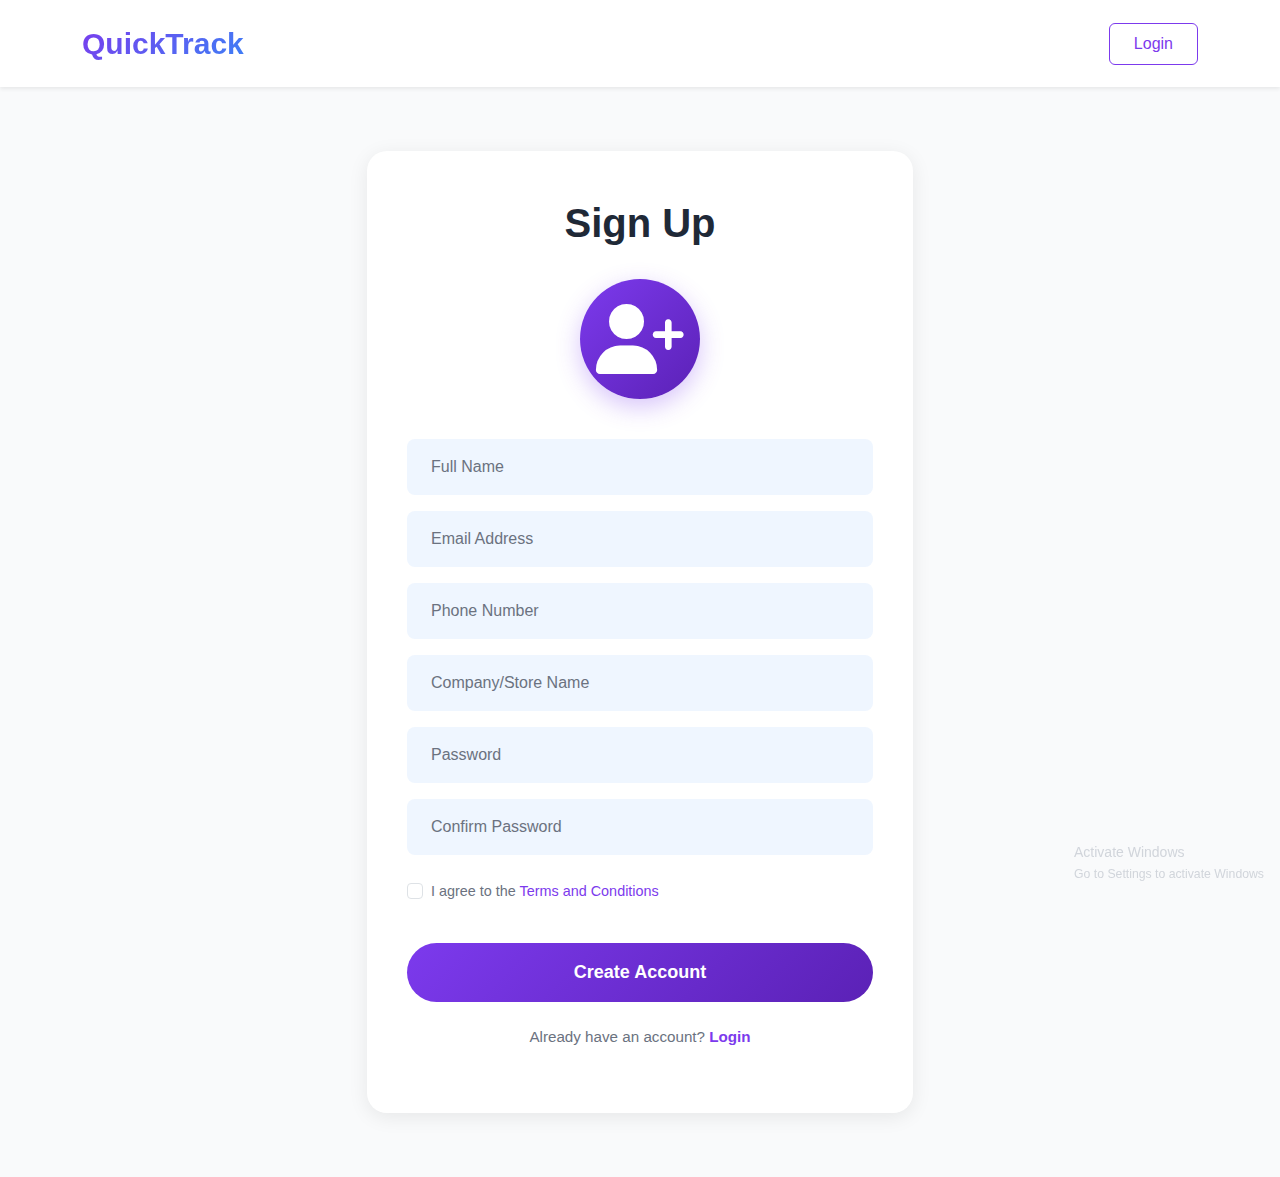
<file: register.html>
<!DOCTYPE html>
<html lang="es">
<head>
    <meta charset="UTF-8">
    <meta name="viewport" content="width=device-width, initial-scale=1.0">
    <title>QuickTrack - Sign Up</title>

    <!-- Bootstrap 5.3 CSS -->
    <link href="https://cdn.jsdelivr.net/npm/bootstrap@5.3.0/dist/css/bootstrap.min.css" rel="stylesheet">

    <!-- Custom CSS -->
    <link rel="stylesheet" href="css/styles.css">
    <link rel="stylesheet" href="css/navbar.css">
    <link rel="stylesheet" href="css/login.css">
    <link rel="stylesheet" href="css/responsive.css">
    <link rel="stylesheet" href="https://cdnjs.cloudflare.com/ajax/libs/font-awesome/6.5.0/css/all.min.css">
</head>
<body>
<!-- Navbar -->
<nav class="navbar navbar-expand-lg navbar-light bg-white shadow-sm">
    <div class="container">
        <a class="navbar-brand brand-gradient" href="index.html">QuickTrack</a>
        <a href="login.html" class="btn btn-outline-primary btn-login" type="button">Login</a>
    </div>
</nav>

<!-- Sign Up Section -->
<section class="login-section">
    <div class="container">
        <div class="row justify-content-center">
            <div class="col-lg-6 col-md-8">
                <div class="login-card">
                    <h2 class="login-title">Sign Up</h2>

                    <!-- Icon -->
                    <div class="login-icon-wrapper">
                        <div class="login-icon">
                            <i class="fa-solid fa-user-plus" style="font-size: 70px; color: white;"></i>
                        </div>
                    </div>

                    <!-- Sign Up Form -->
                    <form class="login-form" id="signupForm">
                        <!-- Full Name -->
                        <div class="mb-3">
                            <input
                                type="text"
                                class="form-control login-input"
                                placeholder="Full Name"
                                required
                            >
                        </div>

                        <!-- Email -->
                        <div class="mb-3">
                            <input
                                type="email"
                                class="form-control login-input"
                                placeholder="Email Address"
                                required
                            >
                        </div>

                        <!-- Phone Number -->
                        <div class="mb-3">
                            <input
                                type="tel"
                                class="form-control login-input"
                                placeholder="Phone Number"
                                required
                            >
                        </div>

                        <!-- Company/Store Name -->
                        <div class="mb-3">
                            <input
                                type="text"
                                class="form-control login-input"
                                placeholder="Company/Store Name"
                                required
                            >
                        </div>

                        <!-- Password -->
                        <div class="mb-3">
                            <input
                                type="password"
                                class="form-control login-input"
                                placeholder="Password"
                                required
                            >
                        </div>

                        <!-- Confirm Password -->
                        <div class="mb-4">
                            <input
                                type="password"
                                class="form-control login-input"
                                placeholder="Confirm Password"
                                required
                            >
                        </div>

                        <!-- Terms and Conditions -->
                        <div class="mb-4">
                            <div class="form-check">
                                <input class="form-check-input" type="checkbox" id="termsCheck" required>
                                <label class="form-check-label" for="termsCheck" style="color: #6B7280; font-size: 0.9rem;">
                                    I agree to the <a href="#" style="color: #7C3AED; text-decoration: none;">Terms and Conditions</a>
                                </label>
                            </div>
                        </div>

                        <button type="submit" class="btn btn-submit w-100">Create Account</button>

                        <!-- Already have account -->
                        <div class="mt-4 text-center">
                            <p style="color: #6B7280; font-size: 0.95rem;">
                                Already have an account?
                                <a href="login.html" style="color: #7C3AED; text-decoration: none; font-weight: 600;">Login</a>
                            </p>
                        </div>
                    </form>
                </div>
            </div>
        </div>
    </div>
</section>

<!-- Watermark -->
<div class="watermark">
    <p class="mb-0">Activate Windows</p>
    <small>Go to Settings to activate Windows</small>
</div>

<!-- Bootstrap JS -->
<script src="https://cdn.jsdelivr.net/npm/bootstrap@5.3.0/dist/js/bootstrap.bundle.min.js"></script>

<!-- Custom JS -->
<script src="js/main.js"></script>
</body>
</html>
</file>
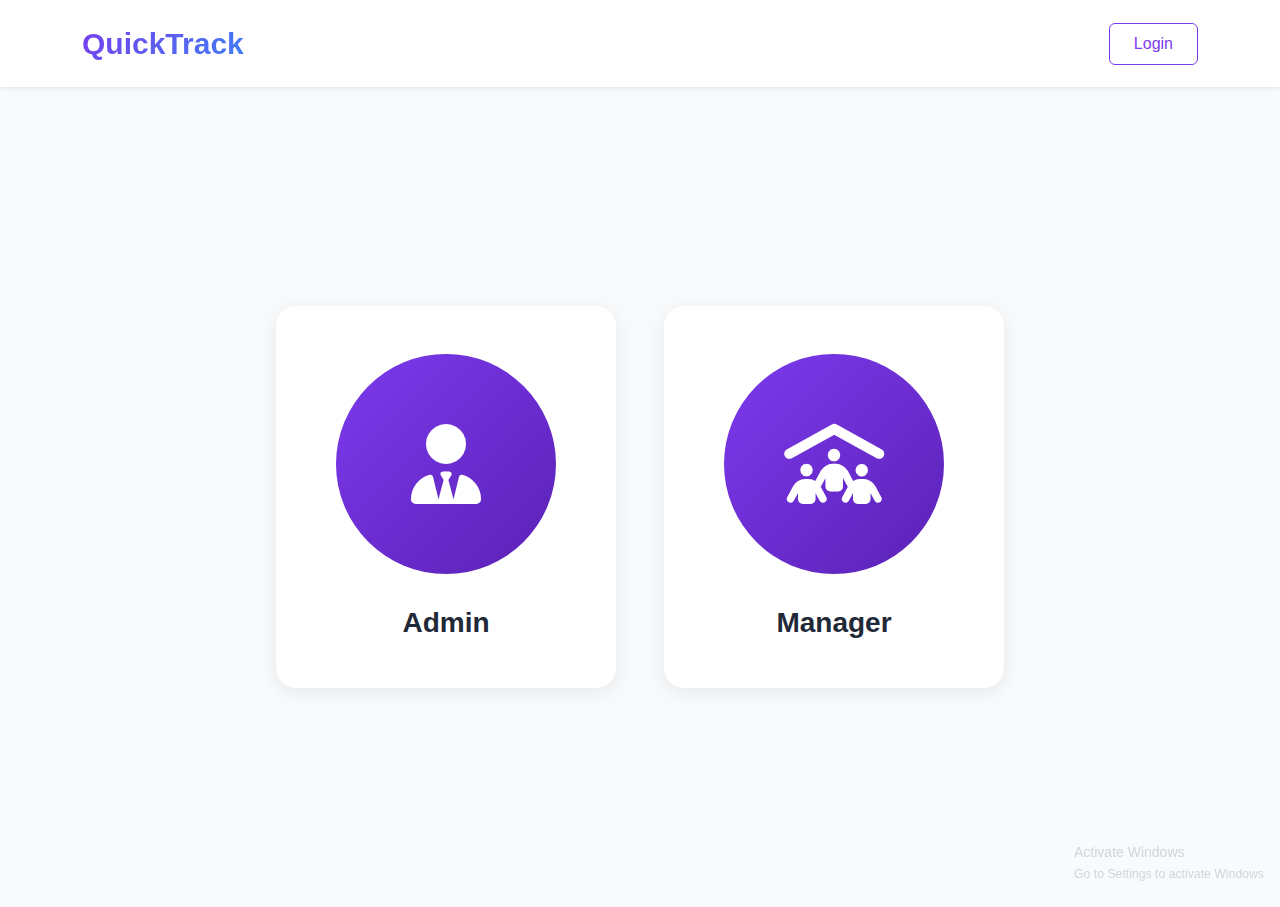
<file: role-selection.html>
<!DOCTYPE html>
<html lang="es">
<head>
    <meta charset="UTF-8">
    <meta name="viewport" content="width=device-width, initial-scale=1.0">
    <title>QuickTrack - Select Role</title>

    <!-- Bootstrap 5.3 CSS -->
    <link href="https://cdn.jsdelivr.net/npm/bootstrap@5.3.0/dist/css/bootstrap.min.css" rel="stylesheet">

    <!-- Custom CSS -->
    <link rel="stylesheet" href="css/styles.css">
    <link rel="stylesheet" href="css/navbar.css">
    <link rel="stylesheet" href="css/role-selection.css">
    <link rel="stylesheet" href="css/responsive.css">
    <link rel="stylesheet" href="https://cdnjs.cloudflare.com/ajax/libs/font-awesome/6.5.0/css/all.min.css">
</head>
<body>
<!-- Navbar -->
<nav class="navbar navbar-expand-lg navbar-light bg-white shadow-sm">
    <div class="container">
        <a class="navbar-brand brand-gradient" href="index.html">QuickTrack</a>
        <button class="btn btn-outline-primary btn-login" type="button">Login</button>
    </div>
</nav>

<!-- Role Selection Section -->
<section class="role-selection-section">
    <div class="container">
        <div class="row justify-content-center g-5">
            <!-- Admin Card -->
            <div class="col-lg-4 col-md-6">
                <div class="role-card" onclick="navigateToLogin('admin')">
                    <div class="role-icon-wrapper">
                        <div class="role-icon admin-icon">
                            <i class="fa-solid fa-user-tie" style="font-size: 80px; color: white;"></i>
                        </div>
                    </div>
                    <h3 class="role-title">Admin</h3>
                </div>
            </div>

            <!-- Manager Card -->
            <div class="col-lg-4 col-md-6">
                <div class="role-card" onclick="navigateToLogin('manager')">
                    <div class="role-icon-wrapper">
                        <div class="role-icon manager-icon">
                            <i class="fa-solid fa-people-roof" style="font-size: 80px; color: white;"></i>
                        </div>
                    </div>
                    <h3 class="role-title">Manager</h3>
                </div>
            </div>
        </div>
    </div>
</section>

<!-- Watermark -->
<div class="watermark">
    <p class="mb-0">Activate Windows</p>
    <small>Go to Settings to activate Windows</small>
</div>

<!-- Bootstrap JS -->
<script src="https://cdn.jsdelivr.net/npm/bootstrap@5.3.0/dist/js/bootstrap.bundle.min.js"></script>

<!-- Custom JS -->
<script src="js/main.js"></script>
<script src="js/navigation.js"></script>
</body>
</html>
</file>
<file: css/styles.css>
:root {
    --purple-primary: #7C3AED;
    --purple-dark: #6D28D9;
    --blue-primary: #3B82F6;
    --gradient-purple: linear-gradient(135deg, #7C3AED 0%, #3B82F6 100%);
    --gradient-button: linear-gradient(135deg, #7C3AED 0%, #5B21B6 100%);
}

* {
    margin: 0;
    padding: 0;
    box-sizing: border-box;
}

body {
    font-family: -apple-system, BlinkMacSystemFont, 'Segoe UI', Roboto, 'Helvetica Neue', Arial, sans-serif;
    background-color: #F9FAFB;
    color: #1F2937;
}

.text-purple {
    color: var(--purple-primary) !important;
}

.watermark {
    position: fixed;
    bottom: 1rem;
    right: 1rem;
    color: #D1D5DB;
    font-size: 0.875rem;
    z-index: 1000;
}

.main-content {
    padding-bottom: 100px; /* evita que el buscador tape las cards */
}
</file>
<file: css/dashboard.css>
.dashboard-container {
    display: flex;
    min-height: calc(100vh - 57px);
}

.main-content {
    flex: 1;
    background-color: #F9FAFB;
    overflow-y: auto;
}

.brand-purple {
    color: #7C3AED !important;
    font-weight: 600;
}

.text-purple {
    color: #7C3AED !important;
}

/* Branch Cards */
.branch-card {
    background: white;
    border-radius: 20px;
    padding: 2rem;
    text-align: center;
    cursor: pointer;
    transition: all 0.3s ease;
    box-shadow: 0 2px 10px rgba(0, 0, 0, 0.08);
    height: 100%;
}

.branch-card:hover {
    transform: translateY(-5px);
    box-shadow: 0 8px 25px rgba(124, 58, 237, 0.15);
}

.new-branch-card {
    background: linear-gradient(135deg, #F3F4F6 0%, #E5E7EB 100%);
    border: 2px dashed #D1D5DB;
    display: flex;
    flex-direction: column;
    align-items: center;
    justify-content: center;
    min-height: 350px;
}

.branch-icon-lg {
    width: 120px;
    height: 120px;
    border-radius: 50%;
    background: linear-gradient(135deg, #7C3AED 0%, #5B21B6 100%);
    display: flex;
    align-items: center;
    justify-content: center;
    margin: 0 auto;
}

.branch-image {
    width: 100%;
    height: 200px;
    border-radius: 15px;
    overflow: hidden;
    margin-bottom: 1.5rem;
}

.branch-image img {
    width: 100%;
    height: 100%;
    object-fit: cover;
}

.branch-name {
    font-size: 1.25rem;
    font-weight: 700;
    color: #1F2937;
    margin-bottom: 0.5rem;
}

.branch-inventory {
    font-size: 0.95rem;
    color: #6B7280;
    margin: 0;
}

/* Responsive Dashboard */
@media (max-width: 991px) {
    .navbar-nav {
        flex-direction: column !important;
        gap: 0.5rem !important;
    }
}

@media (max-width: 767px) {
    .branch-card {
        padding: 1.5rem;
    }

    .branch-image {
        height: 180px;
    }

    .new-branch-card {
        min-height: 280px;
    }

    .branch-icon-lg {
        width: 100px;
        height: 100px;
    }
}
</file>
<file: css/sidebar.css>
.sidebar {
    width: 80px;
    background-color: white;
    border-right: 1px solid #E5E7EB;
    display: flex;
    flex-direction: column;
    align-items: center;
    padding: 2rem 0;
    gap: 2rem;
}

.sidebar-item {
    display: flex;
    flex-direction: column;
    align-items: center;
    gap: 0.5rem;
    cursor: pointer;
    padding: 0.75rem;
    border-radius: 12px;
    transition: all 0.3s ease;
    color: #6B7280;
    position: relative;
}

.sidebar-item:hover {
    background-color: #F3F4F6;
    color: #7C3AED;
}

.sidebar-item.active {
    color: white;
}

.sidebar-icon {
    width: 48px;
    height: 48px;
    border-radius: 50%;
    display: flex;
    align-items: center;
    justify-content: center;
    transition: all 0.3s ease;
    position: relative;
}

.sidebar-item.active .sidebar-icon {
    background: linear-gradient(135deg, #7C3AED 0%, #5B21B6 100%);
}

.sidebar-item:not(.active) .sidebar-icon {
    background-color: transparent;
}

.sidebar-item:hover:not(.active) .sidebar-icon {
    background-color: #EDE9FE;
}

.sidebar-label {
    font-size: 0.75rem;
    font-weight: 500;
    text-align: center;
    color: black;
}

.notification-badge {
    position: absolute;
    top: -4px;
    right: -4px;
    background: linear-gradient(135deg, #7C3AED 0%, #5B21B6 100%);
    color: white;
    font-size: 0.7rem;
    font-weight: 700;
    width: 20px;
    height: 20px;
    border-radius: 50%;
    display: flex;
    align-items: center;
    justify-content: center;
    z-index: 10;
}

/* Responsive Sidebar */
@media (max-width: 991px) {
    .sidebar {
        width: 70px;
        padding: 1.5rem 0;
        gap: 1.5rem;
    }

    .sidebar-icon {
        width: 42px;
        height: 42px;
    }

    .sidebar-label {
        font-size: 0.7rem;
    }
}

@media (max-width: 767px) {
    .sidebar {
        width: 60px;
        padding: 1rem 0;
        gap: 1rem;
    }

    .sidebar-icon {
        width: 38px;
        height: 38px;
    }

    .sidebar-label {
        font-size: 0.65rem;
    }

    .notification-badge {
        width: 18px;
        height: 18px;
        font-size: 0.65rem;
    }
}
</file>
<file: css/responsive.css>
/* Tablet */
@media (max-width: 991px) {
    .hero-section {
        padding: 3rem 0;
    }

    .display-3 {
        font-size: 2.5rem;
    }

    .illustration-container {
        margin-top: 2rem;
    }
}

/* Mobile */
@media (max-width: 767px) {
    .navbar-brand {
        font-size: 1.5rem;
    }

    .hero-section {
        padding: 2rem 0;
        min-height: auto;
    }

    .display-3 {
        font-size: 2rem;
    }

    .lead {
        font-size: 1rem;
    }

    .btn-lg {
        padding: 0.75rem 2rem;
        font-size: 1rem;
    }

    .watermark {
        font-size: 0.75rem;
        bottom: 0.5rem;
        right: 0.5rem;
    }
}

@media (max-width: 575px) {
    .d-flex.gap-3 {
        flex-direction: column;
    }

    .d-flex.gap-3 .btn {
        width: 100%;
    }
}
</file>
<file: css/account-management.css>
.account-container {
    max-width: 1000px;
    margin: 0 auto;
}

.user-card {
    background: white;
    border-radius: 20px;
    padding: 2rem;
    box-shadow: 0 2px 10px rgba(0, 0, 0, 0.08);
    margin-bottom: 2rem;
}

.user-header {
    display: flex;
    gap: 2rem;
    align-items: center;
    margin-bottom: 2rem;
    padding-bottom: 2rem;
    border-bottom: 2px solid #F3F4F6;
}

.user-avatar {
    width: 120px;
    height: 120px;
    border-radius: 50%;
    background: linear-gradient(135deg, #7C3AED 0%, #5B21B6 100%);
    display: flex;
    align-items: center;
    justify-content: center;
    flex-shrink: 0;
    box-shadow: 0 8px 25px rgba(124, 58, 237, 0.3);
}

.user-info h3 {
    font-size: 1.75rem;
    font-weight: 700;
    color: #1F2937;
    margin-bottom: 0.5rem;
}

.user-role {
    display: inline-block;
    padding: 0.5rem 1.25rem;
    border-radius: 50px;
    background: linear-gradient(135deg, #7C3AED 0%, #5B21B6 100%);
    color: white;
    font-weight: 600;
    font-size: 0.9rem;
}

.info-row {
    display: flex;
    justify-content: space-between;
    padding: 1rem 0;
    border-bottom: 1px solid #F3F4F6;
}

.info-row:last-child {
    border-bottom: none;
}

.info-label {
    color: #6B7280;
    font-weight: 600;
}

.info-value {
    color: #1F2937;
    font-weight: 500;
    text-align: right;
}

.section-title {
    font-size: 1.25rem;
    font-weight: 700;
    color: #1F2937;
    margin-bottom: 1.5rem;
}

.btn-edit-profile {
    padding: 0.875rem 2rem;
    border-radius: 12px;
    font-weight: 600;
    border: none;
    background: linear-gradient(135deg, #7C3AED 0%, #5B21B6 100%);
    color: white;
    transition: all 0.3s ease;
}

.btn-edit-profile:hover {
    transform: translateY(-3px);
    box-shadow: 0 8px 20px rgba(124, 58, 237, 0.4);
}

.btn-change-password {
    padding: 0.875rem 2rem;
    border-radius: 12px;
    font-weight: 600;
    border: 2px solid #E5E7EB;
    background: white;
    color: #6B7280;
    transition: all 0.3s ease;
}

.btn-change-password:hover {
    background: #F3F4F6;
    border-color: #D1D5DB;
    color: #374151;
    transform: translateY(-2px);
}

.stats-grid {
    display: grid;
    grid-template-columns: repeat(auto-fit, minmax(200px, 1fr));
    gap: 1.5rem;
    margin-bottom: 2rem;
}

.stat-card {
    background: white;
    border-radius: 15px;
    padding: 1.5rem;
    text-align: center;
    box-shadow: 0 2px 10px rgba(0, 0, 0, 0.08);
}

.stat-icon {
    width: 60px;
    height: 60px;
    border-radius: 50%;
    background: linear-gradient(135deg, #7C3AED 0%, #5B21B6 100%);
    display: flex;
    align-items: center;
    justify-content: center;
    margin: 0 auto 1rem;
}

.stat-value {
    font-size: 2rem;
    font-weight: 700;
    color: #1F2937;
    margin-bottom: 0.5rem;
}

.stat-label {
    color: #6B7280;
    font-size: 0.9rem;
    font-weight: 500;
}

@media (max-width: 767px) {
    .user-header {
        flex-direction: column;
        text-align: center;
    }

    .user-avatar {
        width: 100px;
        height: 100px;
    }

    .info-row {
        flex-direction: column;
        gap: 0.5rem;
    }

    .info-value {
        text-align: left;
    }

    .stats-grid {
        grid-template-columns: 1fr;
    }
}
</file>
<file: css/form-branch.css>
/* Branch Form Styles */
.form-card {
    background: white;
    border-radius: 20px;
    padding: 3rem;
    box-shadow: 0 4px 20px rgba(0, 0, 0, 0.08);
}

.form-header {
    text-align: center;
    margin-bottom: 3rem;
}

.form-icon {
    width: 120px;
    height: 120px;
    border-radius: 50%;
    background: linear-gradient(135deg, #7C3AED 0%, #5B21B6 100%);
    display: flex;
    align-items: center;
    justify-content: center;
    margin: 0 auto 1.5rem;
    box-shadow: 0 8px 25px rgba(124, 58, 237, 0.3);
}

.form-title {
    font-size: 2rem;
    font-weight: 700;
    color: #1F2937;
    margin-bottom: 0.5rem;
}

.form-subtitle {
    color: #6B7280;
    font-size: 1rem;
    margin: 0;
}

.branch-form .form-label {
    font-weight: 600;
    color: #374151;
    margin-bottom: 0.5rem;
}

.form-control-custom {
    padding: 0.875rem 1.25rem;
    border: 2px solid #E5E7EB;
    border-radius: 12px;
    font-size: 1rem;
    transition: all 0.3s ease;
}

.form-control-custom:focus {
    border-color: #7C3AED;
    box-shadow: 0 0 0 4px rgba(124, 58, 237, 0.1);
    outline: none;
}

textarea.form-control-custom {
    resize: vertical;
    min-height: 100px;
}

.btn-cancel {
    padding: 0.875rem 2rem;
    border-radius: 12px;
    font-weight: 600;
    border: 2px solid #E5E7EB;
    background: white;
    color: #6B7280;
    transition: all 0.3s ease;
    text-decoration: none;
    display: inline-block;
}

.btn-cancel:hover {
    background: #F3F4F6;
    border-color: #D1D5DB;
    color: #374151;
    transform: translateY(-2px);
}

.btn-submit-form {
    padding: 0.875rem 2rem;
    border-radius: 12px;
    font-weight: 600;
    border: none;
    background: linear-gradient(135deg, #7C3AED 0%, #5B21B6 100%);
    color: white;
    transition: all 0.3s ease;
}

.btn-submit-form:hover {
    transform: translateY(-3px);
    box-shadow: 0 8px 20px rgba(124, 58, 237, 0.4);
}

/* Responsive */
@media (max-width: 991px) {
    .form-card {
        padding: 2.5rem;
    }

    .form-icon {
        width: 100px;
        height: 100px;
    }

    .form-title {
        font-size: 1.75rem;
    }
}

@media (max-width: 767px) {
    .form-card {
        padding: 2rem 1.5rem;
    }

    .form-header {
        margin-bottom: 2rem;
    }

    .form-icon {
        width: 90px;
        height: 90px;
    }

    .form-title {
        font-size: 1.5rem;
    }

    .form-subtitle {
        font-size: 0.9rem;
    }

    .form-control-custom {
        padding: 0.75rem 1rem;
        font-size: 0.95rem;
    }

    .btn-cancel,
    .btn-submit-form {
        padding: 0.75rem 1.5rem;
        width: 100%;
    }
}
</file>
<file: css/navbar.css>
.navbar {
    padding: 1rem 0;
}

.navbar-brand {
    font-size: 1.875rem;
    font-weight: 700;
}

.brand-gradient {
    background: var(--gradient-purple);
    -webkit-background-clip: text;
    -webkit-text-fill-color: transparent;
    background-clip: text;
}

.btn-login {
    font-weight: 500;
    padding: 0.5rem 1.5rem;
    border-color: var(--purple-primary);
    color: var(--purple-primary);
    transition: all 0.3s ease;
}

.btn-login:hover {
    background-color: var(--purple-primary);
    border-color: var(--purple-primary);
    color: white;
    transform: translateY(-2px);
    box-shadow: 0 4px 12px rgba(124, 58, 237, 0.3);
}
/* ---- UNIFICAR ICONOS ---- */

.sidebar-icon i {
    font-size: 20px;
    transition: color 0.3s ease;
}

/* Inactivos → icono gris */
.sidebar-item:not(.active) .sidebar-icon i {
    color: #6B7280;
}

/* Activo → icono blanco */
.sidebar-item.active .sidebar-icon i {
    color: white;
}

/* Hover inactivo → icono morado */
.sidebar-item:hover:not(.active) .sidebar-icon i {
    color: #7C3AED;
}

/* Texto negro cuando está inactivo */
.sidebar-item:not(.active) .sidebar-label {
    color: black;
}

/* Texto blanco cuando está activo */
.sidebar-item.active .sidebar-label {
    color: white;
}

/* Círculo unificado */
.sidebar-item:not(.active) .sidebar-icon {
    background-color: transparent;
}

.sidebar-item.active .sidebar-icon {
    background: linear-gradient(135deg, #7C3AED 0%, #5B21B6 100%);
}
</file>
<file: css/login.css>
.login-section {
    min-height: calc(100vh - 80px);
    display: flex;
    align-items: center;
    justify-content: center;
    padding: 4rem 0;
}

.login-card {
    background: white;
    border-radius: 20px;
    padding: 3rem 2.5rem;
    box-shadow: 0 4px 20px rgba(0, 0, 0, 0.08);
}

.login-title {
    text-align: center;
    font-size: 2.5rem;
    font-weight: 700;
    color: #1F2937;
    margin-bottom: 2rem;
}

.login-icon-wrapper {
    display: flex;
    justify-content: center;
    margin-bottom: 2.5rem;
}

.login-icon {
    width: 120px;
    height: 120px;
    border-radius: 50%;
    background: linear-gradient(135deg, #7C3AED 0%, #5B21B6 100%);
    display: flex;
    align-items: center;
    justify-content: center;
    box-shadow: 0 8px 25px rgba(124, 58, 237, 0.3);
}

.login-input {
    padding: 1rem 1.5rem;
    font-size: 1rem;
    border: none;
    background-color: #EFF6FF;
    border-radius: 8px;
    transition: all 0.3s ease;
}

.login-input:focus {
    background-color: #DBEAFE;
    box-shadow: 0 0 0 3px rgba(124, 58, 237, 0.1);
    outline: none;
}

.login-input::placeholder {
    color: #6B7280;
}

.btn-submit {
    background: linear-gradient(135deg, #7C3AED 0%, #5B21B6 100%);
    border: none;
    color: white;
    font-weight: 600;
    font-size: 1.125rem;
    padding: 1rem;
    border-radius: 50px;
    transition: all 0.3s ease;
    margin-top: 1rem;
}

.btn-submit:hover {
    transform: translateY(-3px);
    box-shadow: 0 8px 20px rgba(124, 58, 237, 0.4);
}

/* Responsive */
@media (max-width: 767px) {
    .login-section {
        padding: 2rem 0;
    }

    .login-card {
        padding: 2rem 1.5rem;
    }

    .login-title {
        font-size: 2rem;
    }

    .login-icon {
        width: 100px;
        height: 100px;
    }

    .login-input {
        padding: 0.875rem 1.25rem;
    }
}
</file>
<file: css/form-product.css>
/* Product Form Styles */
.form-icon-product {
    width: 120px;
    height: 120px;
    border-radius: 50%;
    background: linear-gradient(135deg, #7C3AED 0%, #5B21B6 100%);
    display: flex;
    align-items: center;
    justify-content: center;
    margin: 0 auto 1.5rem;
    box-shadow: 0 8px 25px rgba(124, 58, 237, 0.3);
}

/* Product Image Preview */
.product-image-preview {
    position: relative;
    width: 100%;
    max-width: 400px;
    height: 400px;
    margin: 0 auto;
    border-radius: 20px;
    overflow: hidden;
    box-shadow: 0 4px 20px rgba(0, 0, 0, 0.1);
}

.product-image-preview img {
    width: 100%;
    height: 100%;
    object-fit: cover;
}

.image-overlay {
    position: absolute;
    top: 0;
    left: 0;
    right: 0;
    bottom: 0;
    background: linear-gradient(135deg, rgba(124, 58, 237, 0.8) 0%, rgba(91, 33, 182, 0.8) 100%);
    display: flex;
    align-items: center;
    justify-content: center;
    opacity: 0;
    transition: all 0.3s ease;
    cursor: pointer;
}

.product-image-preview:hover .image-overlay {
    opacity: 1;
}

.image-upload-label {
    display: flex;
    flex-direction: column;
    align-items: center;
    gap: 1rem;
    color: white;
    font-weight: 600;
    font-size: 1.125rem;
    cursor: pointer;
    margin: 0;
}

.image-upload-label svg {
    filter: drop-shadow(0 2px 8px rgba(0, 0, 0, 0.2));
}

/* Product Form Specific */
.product-form .form-label {
    font-weight: 600;
    color: #374151;
    margin-bottom: 0.5rem;
}

.form-select.form-control-custom {
    cursor: pointer;
}

.form-check-input {
    width: 1.25rem;
    height: 1.25rem;
    border: 2px solid #D1D5DB;
    cursor: pointer;
}

.form-check-input:checked {
    background-color: #7C3AED;
    border-color: #7C3AED;
}

.form-check-input:focus {
    border-color: #7C3AED;
    box-shadow: 0 0 0 4px rgba(124, 58, 237, 0.1);
}

.form-check-label {
    font-weight: 500;
    color: #374151;
    cursor: pointer;
}

.btn-delete-product {
    padding: 0.875rem 2rem;
    border-radius: 12px;
    font-weight: 600;
    border: 2px solid #DC2626;
    background: white;
    color: #DC2626;
    transition: all 0.3s ease;
}

.btn-delete-product:hover {
    background: #DC2626;
    color: white;
    transform: translateY(-2px);
    box-shadow: 0 4px 15px rgba(220, 38, 38, 0.3);
}

/* Responsive Product Form */
@media (max-width: 767px) {
    .product-image-preview {
        max-width: 100%;
        height: 300px;
    }

    .image-upload-label {
        font-size: 1rem;
    }

    .image-upload-label svg {
        width: 32px;
        height: 32px;
    }

    .form-check {
        margin-bottom: 0.5rem;
    }

    .btn-delete-product {
        width: 100%;
        order: 3;
    }

    .btn-cancel {
        order: 1;
    }

    .btn-submit-form {
        order: 2;
    }

    .d-flex.gap-3 {
        flex-direction: column;
    }
}

@media (max-width: 575px) {
    .product-image-preview {
        height: 280px;
    }
}
</file>
<file: css/notifications.css>
.notification-container {
    max-width: 900px;
    margin: 0 auto;
}

.notification-card {
    background: white;
    border-radius: 15px;
    padding: 1.5rem;
    margin-bottom: 1.5rem;
    box-shadow: 0 2px 10px rgba(0, 0, 0, 0.08);
    transition: all 0.3s ease;
    display: flex;
    gap: 1.5rem;
    align-items: flex-start;
}

.notification-card:hover {
    transform: translateX(10px);
    box-shadow: 0 8px 25px rgba(124, 58, 237, 0.15);
}

.notification-card.unread {
    background: linear-gradient(to right, #F9FAFB 0%, #FFFFFF 100%);
    border-left: 4px solid #7C3AED;
}

.notification-icon {
    width: 60px;
    height: 60px;
    border-radius: 50%;
    display: flex;
    align-items: center;
    justify-content: center;
    flex-shrink: 0;
}

.icon-warning {
    background: linear-gradient(135deg, #F59E0B 0%, #D97706 100%);
}

.icon-info {
    background: linear-gradient(135deg, #3B82F6 0%, #2563EB 100%);
}

.icon-success {
    background: linear-gradient(135deg, #10B981 0%, #059669 100%);
}

.icon-alert {
    background: linear-gradient(135deg, #EF4444 0%, #DC2626 100%);
}

.notification-content {
    flex: 1;
}

.notification-title {
    font-size: 1.1rem;
    font-weight: 700;
    color: #1F2937;
    margin-bottom: 0.5rem;
}

.notification-message {
    color: #6B7280;
    font-size: 0.95rem;
    line-height: 1.6;
    margin-bottom: 0.75rem;
}

.notification-time {
    font-size: 0.85rem;
    color: #9CA3AF;
    font-weight: 500;
}

.notification-badge {
    display: inline-block;
    padding: 0.25rem 0.75rem;
    border-radius: 50px;
    font-size: 0.75rem;
    font-weight: 600;
    margin-left: 0.5rem;
}

.badge-new {
    background: #7C3AED;
    color: white;
}

.filter-tabs {
    display: flex;
    gap: 1rem;
    margin-bottom: 2rem;
    border-bottom: 2px solid #E5E7EB;
    flex-wrap: wrap;
}

.filter-tab {
    padding: 1rem 1.5rem;
    background: none;
    border: none;
    color: #6B7280;
    font-weight: 600;
    cursor: pointer;
    transition: all 0.3s ease;
    position: relative;
}

.filter-tab:hover {
    color: #7C3AED;
}

.filter-tab.active {
    color: #7C3AED;
}

.filter-tab.active::after {
    content: '';
    position: absolute;
    bottom: -2px;
    left: 0;
    right: 0;
    height: 2px;
    background: #7C3AED;
}

@media (max-width: 767px) {
    .notification-card {
        flex-direction: column;
        text-align: center;
        align-items: center;
    }

    .notification-icon {
        width: 50px;
        height: 50px;
    }

    .filter-tabs {
        justify-content: center;
    }

    .filter-tab {
        padding: 0.75rem 1rem;
        font-size: 0.9rem;
    }
}
</file>
<file: css/role-selection.css>
.role-selection-section {
    min-height: calc(100vh - 80px);
    display: flex;
    align-items: center;
    justify-content: center;
    padding: 4rem 0;
}

.role-card {
    background: white;
    border-radius: 20px;
    padding: 3rem 2rem;
    text-align: center;
    cursor: pointer;
    transition: all 0.4s ease;
    box-shadow: 0 4px 20px rgba(0, 0, 0, 0.08);
    min-height: 350px;
    display: flex;
    flex-direction: column;
    align-items: center;
    justify-content: center;
}

.role-card:hover {
    transform: translateY(-10px);
    box-shadow: 0 12px 40px rgba(124, 58, 237, 0.2);
}

.role-icon-wrapper {
    margin-bottom: 2rem;
}

.role-icon {
    width: 220px;
    height: 220px;
    border-radius: 50%;
    display: flex;
    align-items: center;
    justify-content: center;
    margin: 0 auto;
    transition: all 0.4s ease;
}

.admin-icon {
    background: linear-gradient(135deg, #7C3AED 0%, #5B21B6 100%);
}

.manager-icon {
    background: linear-gradient(135deg, #7C3AED 0%, #5B21B6 100%);
}

.role-card:hover .role-icon {
    transform: scale(1.05);
    box-shadow: 0 8px 30px rgba(124, 58, 237, 0.4);
}

.role-title {
    font-size: 1.75rem;
    font-weight: 700;
    color: #1F2937;
    margin: 0;
}

/* Responsive */
@media (max-width: 991px) {
    .role-icon {
        width: 200px;
        height: 200px;
    }

    .role-card {
        min-height: 320px;
    }
}

@media (max-width: 767px) {
    .role-selection-section {
        padding: 2rem 0;
    }

    .role-icon {
        width: 180px;
        height: 180px;
    }

    .role-card {
        min-height: 300px;
        padding: 2rem 1.5rem;
    }

    .role-title {
        font-size: 1.5rem;
    }
}
</file>
